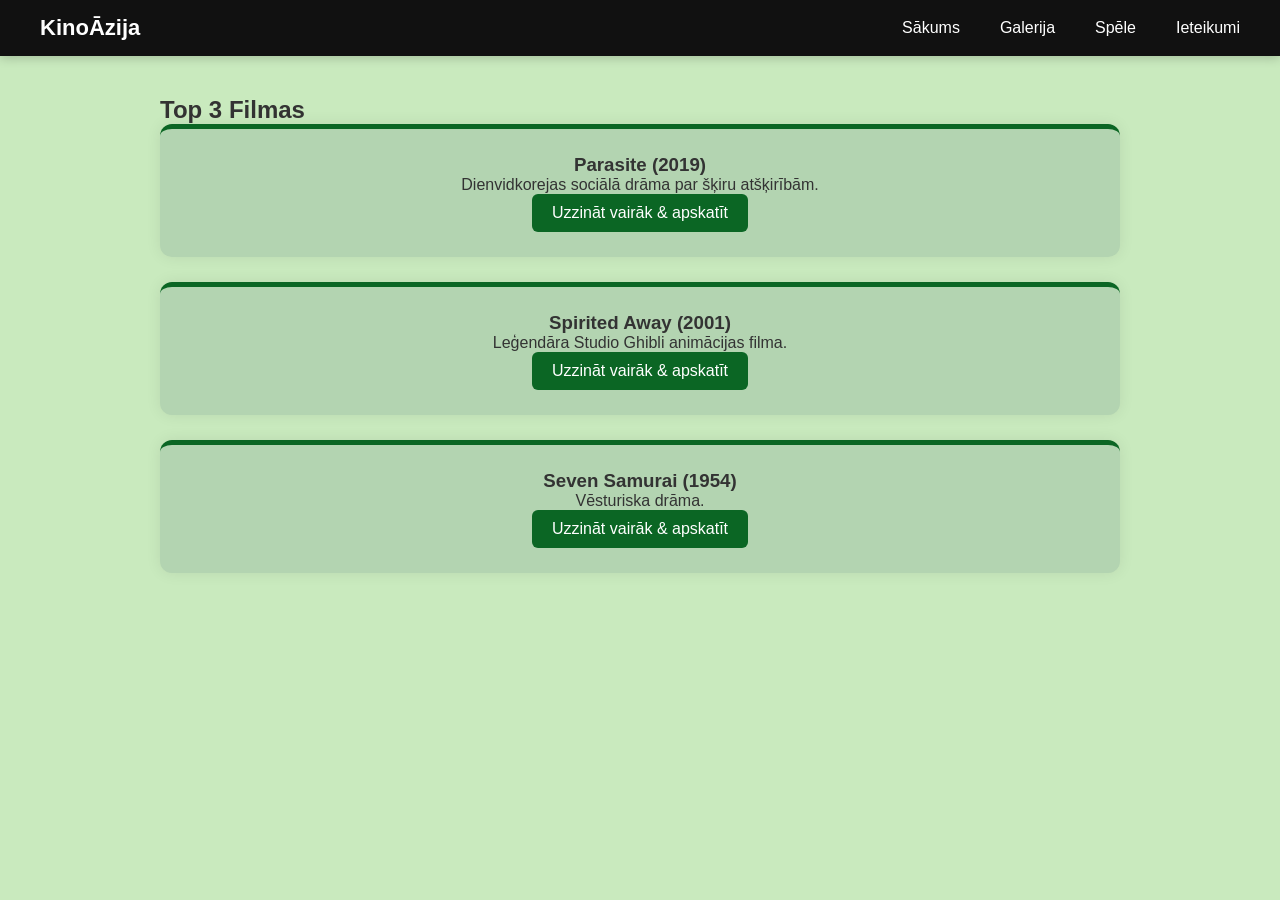
<file: index.html>
<!DOCTYPE html>
<html lang="lv">
<head>
    <meta charset="UTF-8">
    <meta name="viewport" content="width=device-width, initial-scale=1.0">
    <title>Āzijas Kino Tops</title>
    <link rel="stylesheet" href="style.css">
</head>
<body>

    <nav>
        <div class="logo">KinoĀzija</div>
        <ul class="nav-links">
            <li><a href="index.html">Sākums</a></li>
            <li><a href="galerija.html">Galerija</a></li>
            <li><a href="game.html">Spēle</a></li>
            <li><a href="ieteikumi.html">Ieteikumi</a></li>
        </ul>
    </nav>

    <section id="top">
    <h2>Top 3 Filmas</h2>
    <div class="movie-grid">
        <div class="movie-card">
            <h3>Parasite (2019)</h3>
            <p>Dienvidkorejas sociālā drāma par šķiru atšķirībām.</p>
            <a href="parasite.html" class="read-more-btn">Uzzināt vairāk & apskatīt</a>
        </div>

        <div class="movie-card">
            <h3>Spirited Away (2001)</h3>
            <p>Leģendāra Studio Ghibli animācijas filma.</p>
            <a href="spiritedaway.html" class="read-more-btn">Uzzināt vairāk & apskatīt</a>
        </div>

        <div class="movie-card">
            <h3>Seven Samurai (1954)</h3>
            <p>Vēsturiska drāma.</p>
            <a href="sevensamurai.html" class="read-more-btn">Uzzināt vairāk & apskatīt</a>
        </div>
    </div>
</section>

    <script src="script.js"></script>
</body>
</html>
</file>
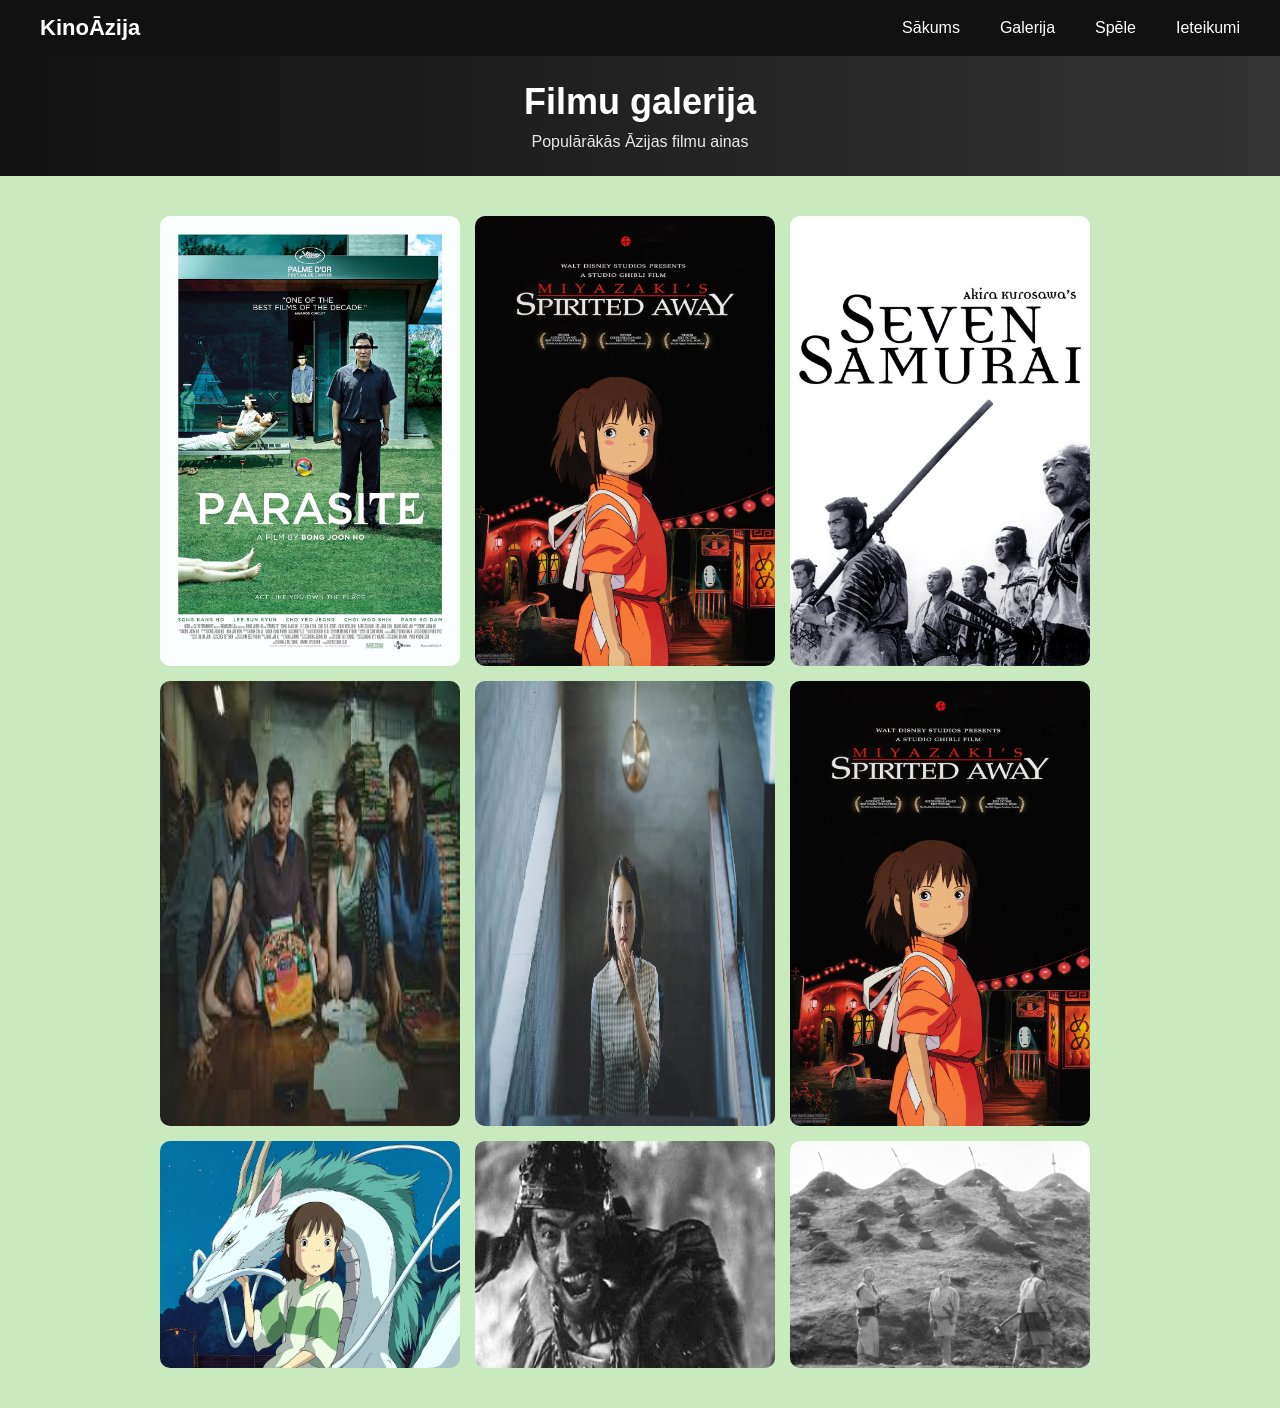
<file: galerija.html>
<!DOCTYPE html>
<html lang="lv">
<head>
    <meta charset="UTF-8">
    <title>Galerija</title>
    <link rel="stylesheet" href="style.css">
</head>
<body>

<nav>
    <div class="logo">KinoĀzija</div>
    <ul class="nav-links">
        <li><a href="index.html">Sākums</a></li>
        <li><a href="galerija.html">Galerija</a></li>
        <li><a href="game.html">Spēle</a></li>
        <li><a href="ieteikumi.html">Ieteikumi</a></li>
    </ul>
</nav>

<header>
    <h1>Filmu galerija</h1>
    <p>Populārākās Āzijas filmu ainas</p>
</header>

<section class="gallery">

    <div class="gallery-grid">

        <!-- GALVENĀS FILMAS -->
        <img src="images/parasite.jpg" alt="Parasite">
        <img src="images/spirited-away.jpg" alt="Spirited Away">
        <img src="images/seven-samurai.jpg" alt="Seven Samurai">

        <!-- PARASITE -->
      
        <img src="images/parasite1.jpg" alt="Parasite scene">
        <img src="images/parasite2.jpg" alt="Parasite scene">

        <!-- SPIRITED AWAY -->
      
        <img src="images/spirited.jpg" alt="Spirited scene">
        <img src="images/spirited1.webp" alt="Spirited scene">

        <!-- SAMURAI -->
      
        <img src="images/samurai1.jpg" alt="Samurai scene">
        <img src="images/samurai2.jpg" alt="Samurai scene">

    </div>

</section>

</body>
</html>
</file>
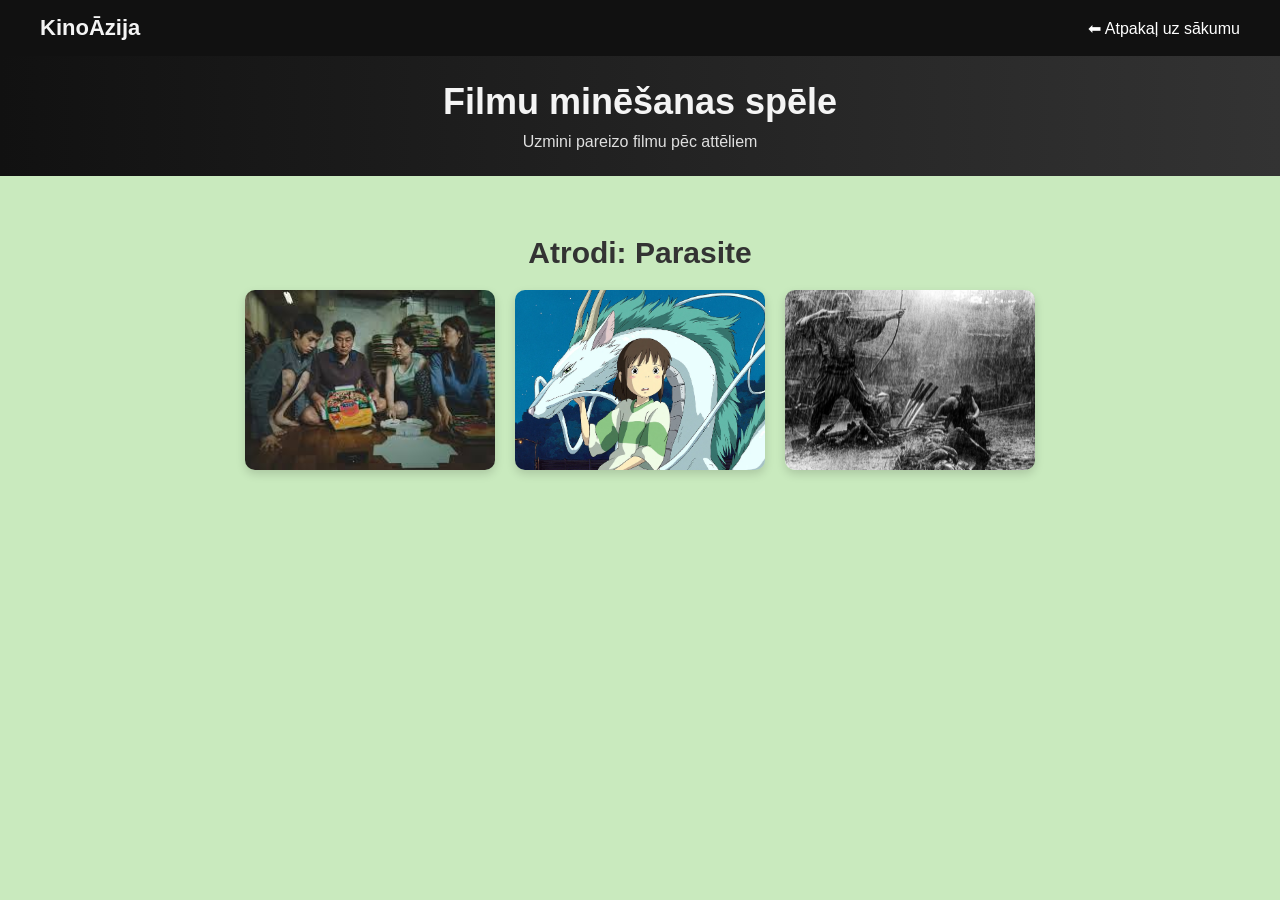
<file: game.html>
<!DOCTYPE html>
<html lang="lv">
<head>
    <meta charset="UTF-8">
    <meta name="viewport" content="width=device-width, initial-scale=1.0">
    <title>Filmu spēle</title>
    <link rel="stylesheet" href="style.css">
    <link rel="stylesheet" href="game.css">
    <div id="debug" style="margin-top:0px; font-family: monospace;"></div>
</head>
<body>

<nav>
    <div class="logo">KinoĀzija</div>
    <ul class="nav-links">
        <li><a href="index.html">⬅ Atpakaļ uz sākumu</a></li>
    </ul>
</nav>

<header>
    <h1>Filmu minēšanas spēle</h1>
    <p>Uzmini pareizo filmu pēc attēliem</p>
</header>

<section class="game-container">

    <h2 id="result">Spēle sākas...</h2>

    <div class="game-grid">
        <img>
        <img>
        <img>
    </div>

</section>

<script src="game.js"></script>

</body>
</html>
</file>
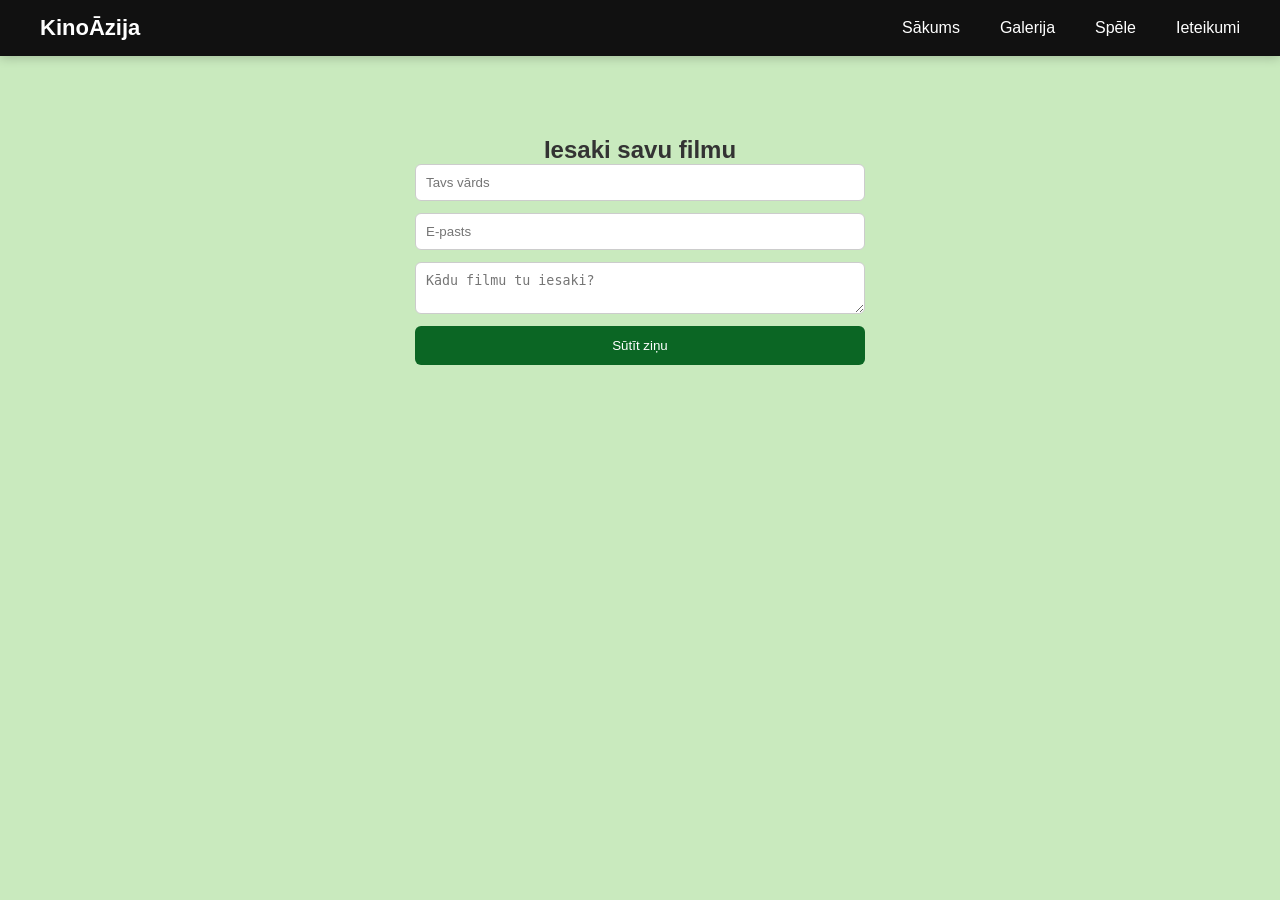
<file: ieteikumi.html>
<!DOCTYPE html>
<html lang="lv">
<head>
    <meta charset="UTF-8">
    <meta name="viewport" content="width=device-width, initial-scale=1.0">
    <title>Āzijas Kino Tops</title>
    <link rel="stylesheet" href="style.css">
</head>
<body>

    <nav>
        <div class="logo">KinoĀzija</div>
        <ul class="nav-links">
            <li><a href="index.html">Sākums</a></li>
            <li><a href="galerija.html">Galerija</a></li>
            <li><a href="game.html">Spēle</a></li>
            <li><a href="ieteikumi.html">Ieteikumi</a></li>
        </ul>
    </nav>
       

    <section id="contact">
        <h2>Iesaki savu filmu</h2>
        <form id="movieForm">
            <input type="text" id="userName" placeholder="Tavs vārds" required>
            <input type="email" id="userEmail" placeholder="E-pasts" required>
            <textarea id="message" placeholder="Kādu filmu tu iesaki?"></textarea>
            <button type="submit">Sūtīt ziņu</button>
        </form>
        <div id="formFeedback"></div>
    </section>

    <script src="script.js"></script>
</body>
</html>
</file>
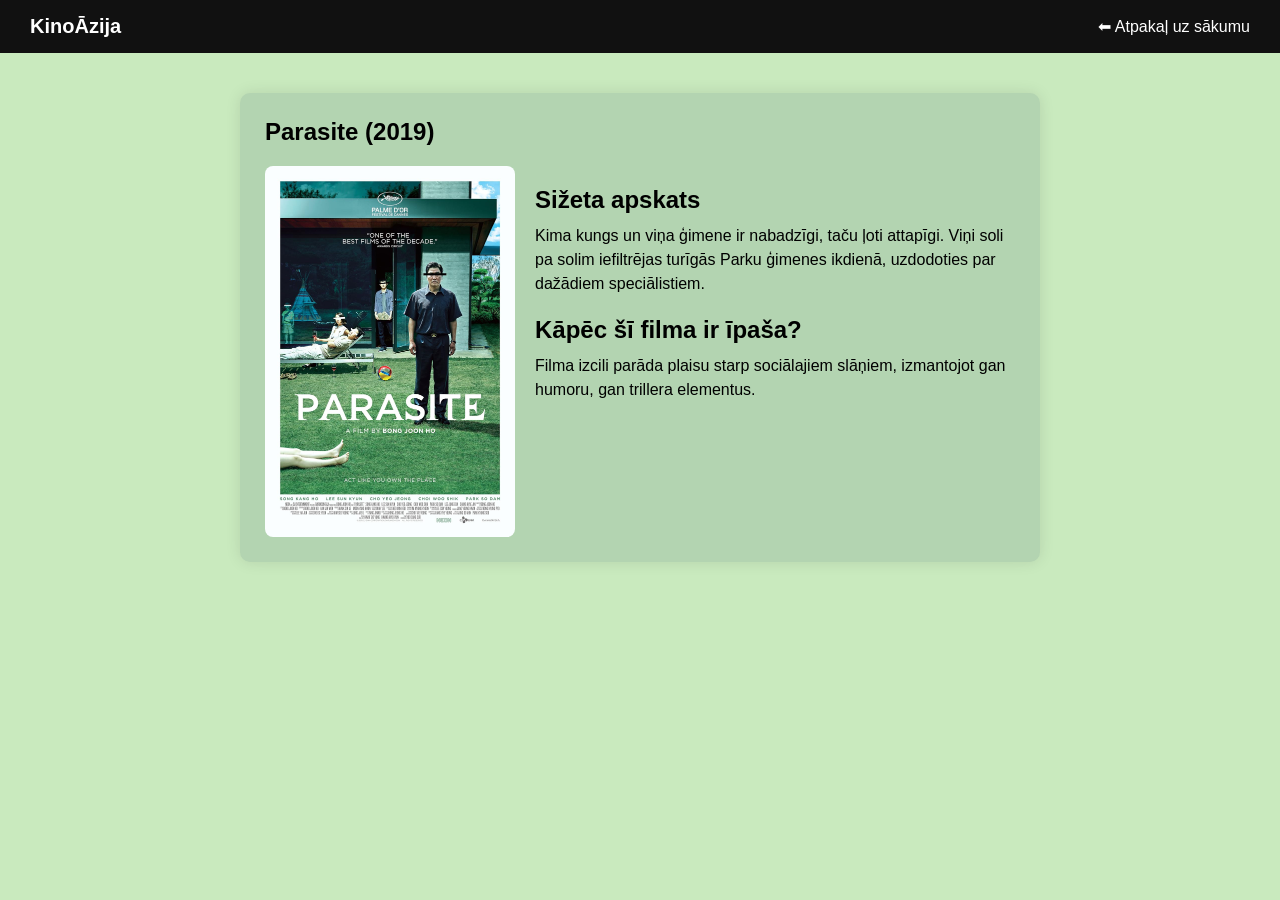
<file: parasite.html>
<!DOCTYPE html>
<html lang="lv">
<head>
    <meta charset="UTF-8">
    <title>Parasite - Detalizēts apraksts</title>
    <link rel="stylesheet" href="parasite.css">
</head>
<body>

    <nav>
        <div class="logo">KinoĀzija</div>
        <ul class="nav-links">
          <a href="index.html" class="back-btn">
    ⬅ Atpakaļ uz sākumu
</a>
        </ul>
    </nav>

    <article class="movie-detail">
        <h1>Parasite (2019)</h1>

        <div class="detail-container">
            <img src="images/parasite.jpg" alt="Parasite plakāts">

            <div class="text-content">
                <h2>Sižeta apskats</h2>
                <p>
                    Kima kungs un viņa ģimene ir nabadzīgi, taču ļoti attapīgi. 
                    Viņi soli pa solim iefiltrējas turīgās Parku ģimenes ikdienā, 
                    uzdodoties par dažādiem speciālistiem.
                </p>

                <h2>Kāpēc šī filma ir īpaša?</h2>
                <p>
                    Filma izcili parāda plaisu starp sociālajiem slāņiem, 
                    izmantojot gan humoru, gan trillera elementus.
                </p>
            </div>
        </div>
    </article>

</body>
</html>
</file>
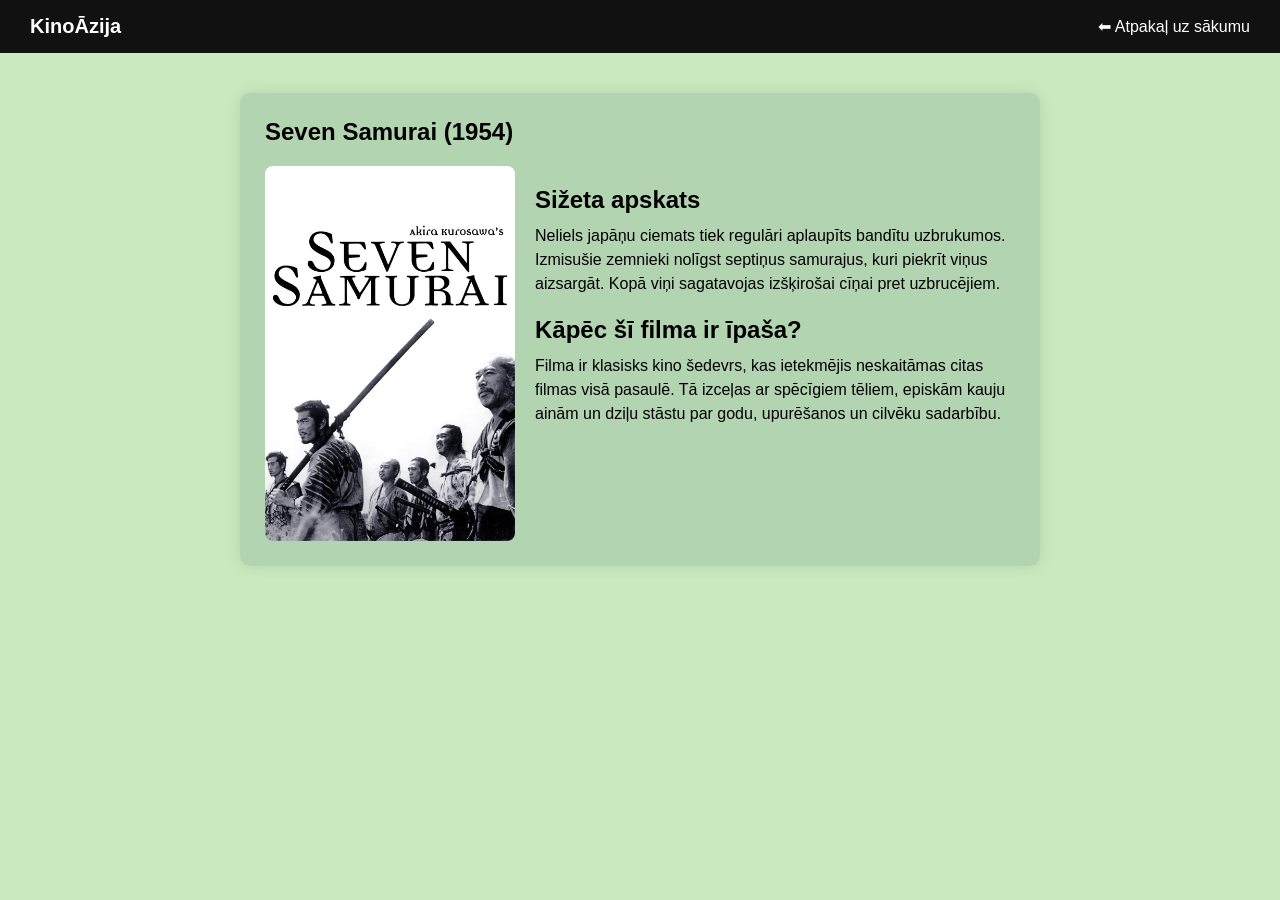
<file: sevensamurai.html>
<!DOCTYPE html>
<html lang="lv">
<head>
    <meta charset="UTF-8">
    <title>Parasite - Detalizēts apraksts</title>
    <link rel="stylesheet" href="sevensamurai.css">
</head>
<body>

    <nav>
        <div class="logo">KinoĀzija</div>
        <ul class="nav-links">
          <a href="index.html" class="back-btn">
    ⬅ Atpakaļ uz sākumu
</a>
        </ul>
    </nav>

    <article class="movie-detail">
        <h1>Seven Samurai (1954)</h1>

        <div class="detail-container">
            <img src="images/seven-samurai.jpg" alt="Parasite plakāts">

            <div class="text-content">
                <h2>Sižeta apskats</h2>
                <p>
                Neliels japāņu ciemats tiek regulāri aplaupīts bandītu uzbrukumos. 
                Izmisušie zemnieki nolīgst septiņus samurajus, kuri piekrīt viņus aizsargāt. 
                Kopā viņi sagatavojas izšķirošai cīņai pret uzbrucējiem.
                </p>

                <h2>Kāpēc šī filma ir īpaša?</h2>
                <p>
                    Filma ir klasisks kino šedevrs, kas ietekmējis neskaitāmas citas filmas visā pasaulē.
                     Tā izceļas ar spēcīgiem tēliem, episkām kauju ainām un dziļu stāstu par godu, upurēšanos un cilvēku sadarbību.
                </p>
            </div>
        </div>
    </article>

</body>
</html>
</file>
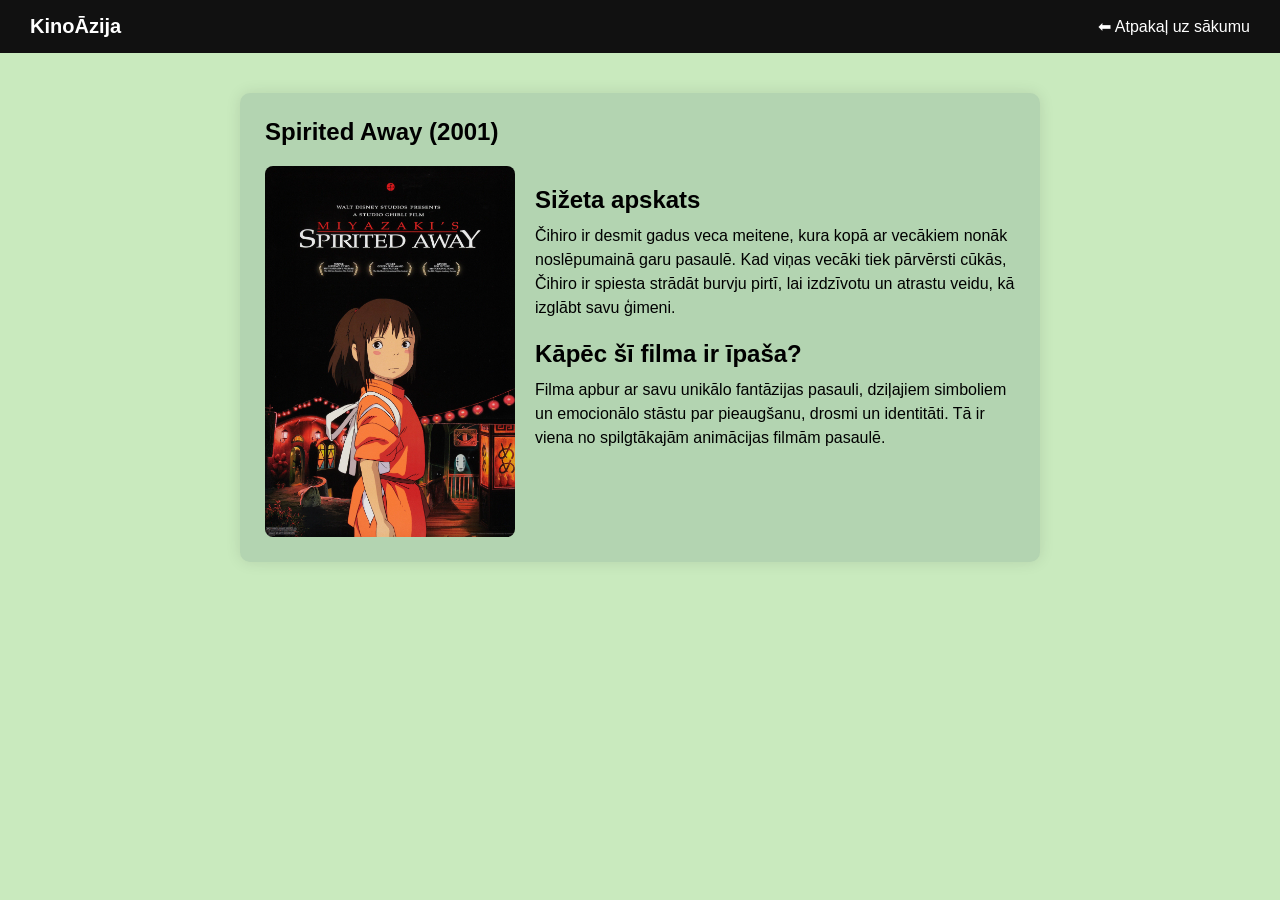
<file: spiritedaway.html>
<!DOCTYPE html>
<html lang="lv">
<head>
    <meta charset="UTF-8">
    <title>Parasite - Detalizēts apraksts</title>
    <link rel="stylesheet" href="spiritedaway.css">
</head>
<body>

    <nav>
        <div class="logo">KinoĀzija</div>
        <ul class="nav-links">
          <a href="index.html" class="back-btn">
    ⬅ Atpakaļ uz sākumu
</a>
        </ul>
    </nav>

    <article class="movie-detail">
        <h1>Spirited Away (2001)</h1>

        <div class="detail-container">
            <img src="images/spirited-away.jpg" alt="Spirited away">

            <div class="text-content">
                <h2>Sižeta apskats</h2>
                <p>
                    Čihiro ir desmit gadus veca meitene, kura kopā ar vecākiem nonāk noslēpumainā garu pasaulē. 
                    Kad viņas vecāki tiek pārvērsti cūkās, Čihiro ir spiesta strādāt burvju pirtī, lai izdzīvotu un atrastu veidu, kā izglābt savu ģimeni.
                </p>

                <h2>Kāpēc šī filma ir īpaša?</h2>
                <p>
                   Filma apbur ar savu unikālo fantāzijas pasauli, dziļajiem simboliem un emocionālo stāstu par pieaugšanu, drosmi un identitāti.
                    Tā ir viena no spilgtākajām animācijas filmām pasaulē.
                </p>
            </div>
        </div>
    </article>

</body>
</html>
</file>
<file: style.css>
/* RESET */
* {
    margin: 0;
    padding: 0;
    box-sizing: border-box;
}

/* PAMATS */
body {
    font-family: Arial, sans-serif;
    background: #c9eabe;
    color: #333;
}

/* NAVBAR */
nav {
    background: #111;
    color: #fff;
    padding: 15px 40px;
    display: flex;
    justify-content: space-between;
    align-items: center;
    box-shadow: 0 2px 10px rgba(0,0,0,0.2);
}

.logo {
    font-size: 22px;
    font-weight: bold;
}

.nav-links {
    display: flex;
    list-style: none;
    gap: 40px;
}

.nav-links a {
    color: #fff;
    text-decoration: none;
    transition: 0.3s;
}

.nav-links a:hover {
    color: #0B6624;
}

/* HEADER */
header {
    text-align: center;
    padding: 25px 15px;
    background: linear-gradient(to right, #111, #333);
    color: #fff;
}

header h1 {
    font-size: 36px;
    margin-bottom: 10px;
}

header p {
    opacity: 0.9;
}

/* SEKCIJAS */
section {
    max-width: 1000px;
    margin: 40px auto;
    padding: 0 20px;
}

/* FILMAS */
.movie-grid {
    display: grid;
    grid-template-columns: repeat(auto-fit, minmax(500px, 1fr));
    gap: 25px;
}

.movie-card {
    background: #b3d4b1;
    padding: 25px;
    border-radius: 12px;
    text-align: center;
    border-top: 5px solid #0B6624;
    box-shadow: 0 0 15px rgba(0,0,0,0.08);
    transition: 0.3s;
}

.movie-card:hover {
    transform: translateY(-8px);
    box-shadow: 0 10px 25px rgba(0,0,0,0.15);
}

/* POGAS + FORMA (APVIENOTS) */
.read-more-btn,
form button {
    background: #0B6624;
    color: #fff;
    border-radius: 6px;
    transition: 0.3s;
}

/* POGA */
.read-more-btn {
    display: inline-block;
    padding: 10px 20px;
    text-decoration: none;
}

/* FORMA */
form {
    display: flex;
    flex-direction: column;
    max-width: 450px;
    margin: auto;
    gap: 12px;
}

form input,
form textarea {
    padding: 10px;
    border: 1px solid #ccc;
    border-radius: 6px;
}

form button {
    padding: 12px;
    border: none;
    cursor: pointer;
}

/* GALERIJA */
.gallery-grid {
    display: flex;
    flex-wrap: wrap;
    gap: 15px;
}

.gallery-grid img {
    width: 300px;
    height: auto;
    border-radius: 10px;
}

/* CONTACT */
#contact {
    max-width: 600px;
    margin: 60px auto;
    text-align: center;
    padding: 20px;
}

/* FEEDBACK */
#formFeedback {
    text-align: center;
    margin-top: 10px;
}
</file>
<file: game.css>
/* ===== GALVENAIS IZKĀRTOJUMS ===== */
.game-container {
    text-align: center;
    margin: 40px auto;
    max-width: 900px;
    padding: 20px;
}

/* ===== SPĒLES GRID ===== */
.game-grid {
    display: flex;
    justify-content: center;
    gap: 20px;
    flex-wrap: wrap;
    margin-top: 20px;
}

/* ===== ATTĒLI ===== */
.game-grid img {
    width: 250px;
    height: 180px;
    object-fit: cover;   /* saglabā proporcijas, bet aizpilda laukumu */
    border-radius: 10px;
    cursor: pointer;
    transition: 0.3s;
    box-shadow: 0 4px 10px rgba(0,0,0,0.15);
}

/* hover efekts */
.game-grid img:hover {
    transform: scale(1.05);
}

/* pareizā atbilde */
.correct {
    border: 10px solid #2ecc71;
}

/* nepareizā atbilde */
.wrong {
    border: 10px solid #e74c3c;
}

/* ===== REZULTĀTS ===== */
#result {
    margin-top: 0px;
    font-size: 30px;
    font-weight: bold;
}

/* ===== HEADER (spēles lapai) ===== */
header {
    text-align: center;
    padding: 25px 15px;
    background: linear-gradient(to right, #111, #333);
    color: #f4f4f4 ;
}

/* ===== NAVBAR (ja vēl nav perfekts) ===== */
nav {
    display: flex;
    justify-content: space-between;
    padding: 15px 40px;
    background: #111;
    color:#f4f4f4;
    align-items: center;
}

.nav-links {
    display: flex;
    list-style: none;
    gap: 20px;
}

.nav-links a {
    color: white;
    text-decoration: none;
    transition: 0.3s;
}

.nav-links a:hover {
    color: #0B6624;
}
</file>
<file: parasite.css>
/* Reset (lai viss izskatās vienādi visos pārlūkos) */
* {
    margin: 0;
    padding: 0;
    box-sizing: border-box;
}

/* Fons */
body {
    font-family: Arial, sans-serif;
    background: #c9eabe;
}

/* Navigācija */
nav {
    background: #111;
    color: white;
    padding: 15px 30px;
    display: flex;
    justify-content: space-between;
    align-items: center;
}

.logo {
    font-size: 20px;
    font-weight: bold;
}

.nav-links {
    list-style: none;
}

.nav-links a {
    color: white;
    text-decoration: none;
}

/* Galvenais bloks */
.movie-detail {
    max-width: 800px;
    margin: 40px auto;
    padding: 25px;
    background: #b3d4b1;
    box-shadow: 0 0 15px rgba(0,0,0,0.1);
    border-radius: 10px;
}

/* Saturs ar attēlu */
.detail-container {
    display: flex;
    gap: 20px;
    margin-top: 20px;
}

/* Attēls */
.detail-container img {
    width: 250px;
    height: auto;
    border-radius: 8px;
}

/* Teksts */
.text-content h2 {
    margin-top: 20px;
}

.text-content p {
    margin-top: 10px;
    line-height: 1.5;
}

.nav-links a:hover {
    color: #0B6624;
}
</file>
<file: sevensamurai.css>
* {
    margin: 0;
    padding: 0;
    box-sizing: border-box;
}

/* Fons */
body {
    font-family: Arial, sans-serif;
    background: #c9eabe;
}

/* Navigācija */
nav {
    background: #111;
    color: white;
    padding: 15px 30px;
    display: flex;
    justify-content: space-between;
    align-items: center;
}

.logo {
    font-size: 20px;
    font-weight: bold;
}

.nav-links {
    list-style: none;
}

.nav-links a {
    color: white;
    text-decoration: none;
}

/* Galvenais bloks */
.movie-detail {
    max-width: 800px;
    margin: 40px auto;
    padding: 25px;
    background: #b3d4b1;
    box-shadow: 0 0 15px rgba(0,0,0,0.1);
    border-radius: 10px;
}

/* Saturs ar attēlu */
.detail-container {
    display: flex;
    gap: 20px;
    margin-top: 20px;
}

/* Attēls */
.detail-container img {
    width: 250px;
    height: auto;
    border-radius: 8px;
}

/* Teksts */
.text-content h2 {
    margin-top: 20px;
}

.text-content p {
    margin-top: 10px;
    line-height: 1.5;
}

.nav-links a:hover {
    color: #0B6624;
}
</file>
<file: spiritedaway.css>
* {
    margin: 0;
    padding: 0;
    box-sizing: border-box;
}

/* Fons */
body {
    font-family: Arial, sans-serif;
    background: #c9eabe;
}

/* Navigācija */
nav {
    background: #111;
    color: white;
    padding: 15px 30px;
    display: flex;
    justify-content: space-between;
    align-items: center;
}

.logo {
    font-size: 20px;
    font-weight: bold;
}

.nav-links {
    list-style: none;
}

.nav-links a {
    color: white;
    text-decoration: none;
}

/* Galvenais bloks */
.movie-detail {
    max-width: 800px;
    margin: 40px auto;
    padding: 25px;
    background: #b3d4b1;
    box-shadow: 0 0 15px rgba(0,0,0,0.1);
    border-radius: 10px;
}

/* Saturs ar attēlu */
.detail-container {
    display: flex;
    gap: 20px;
    margin-top: 20px;
}

/* Attēls */
.detail-container img {
    width: 250px;
    height: auto;
    border-radius: 8px;
}

/* Teksts */
.text-content h2 {
    margin-top: 20px;
}

.text-content p {
    margin-top: 10px;
    line-height: 1.5;
}

.nav-links a:hover {
    color: #0B6624;
}
</file>
